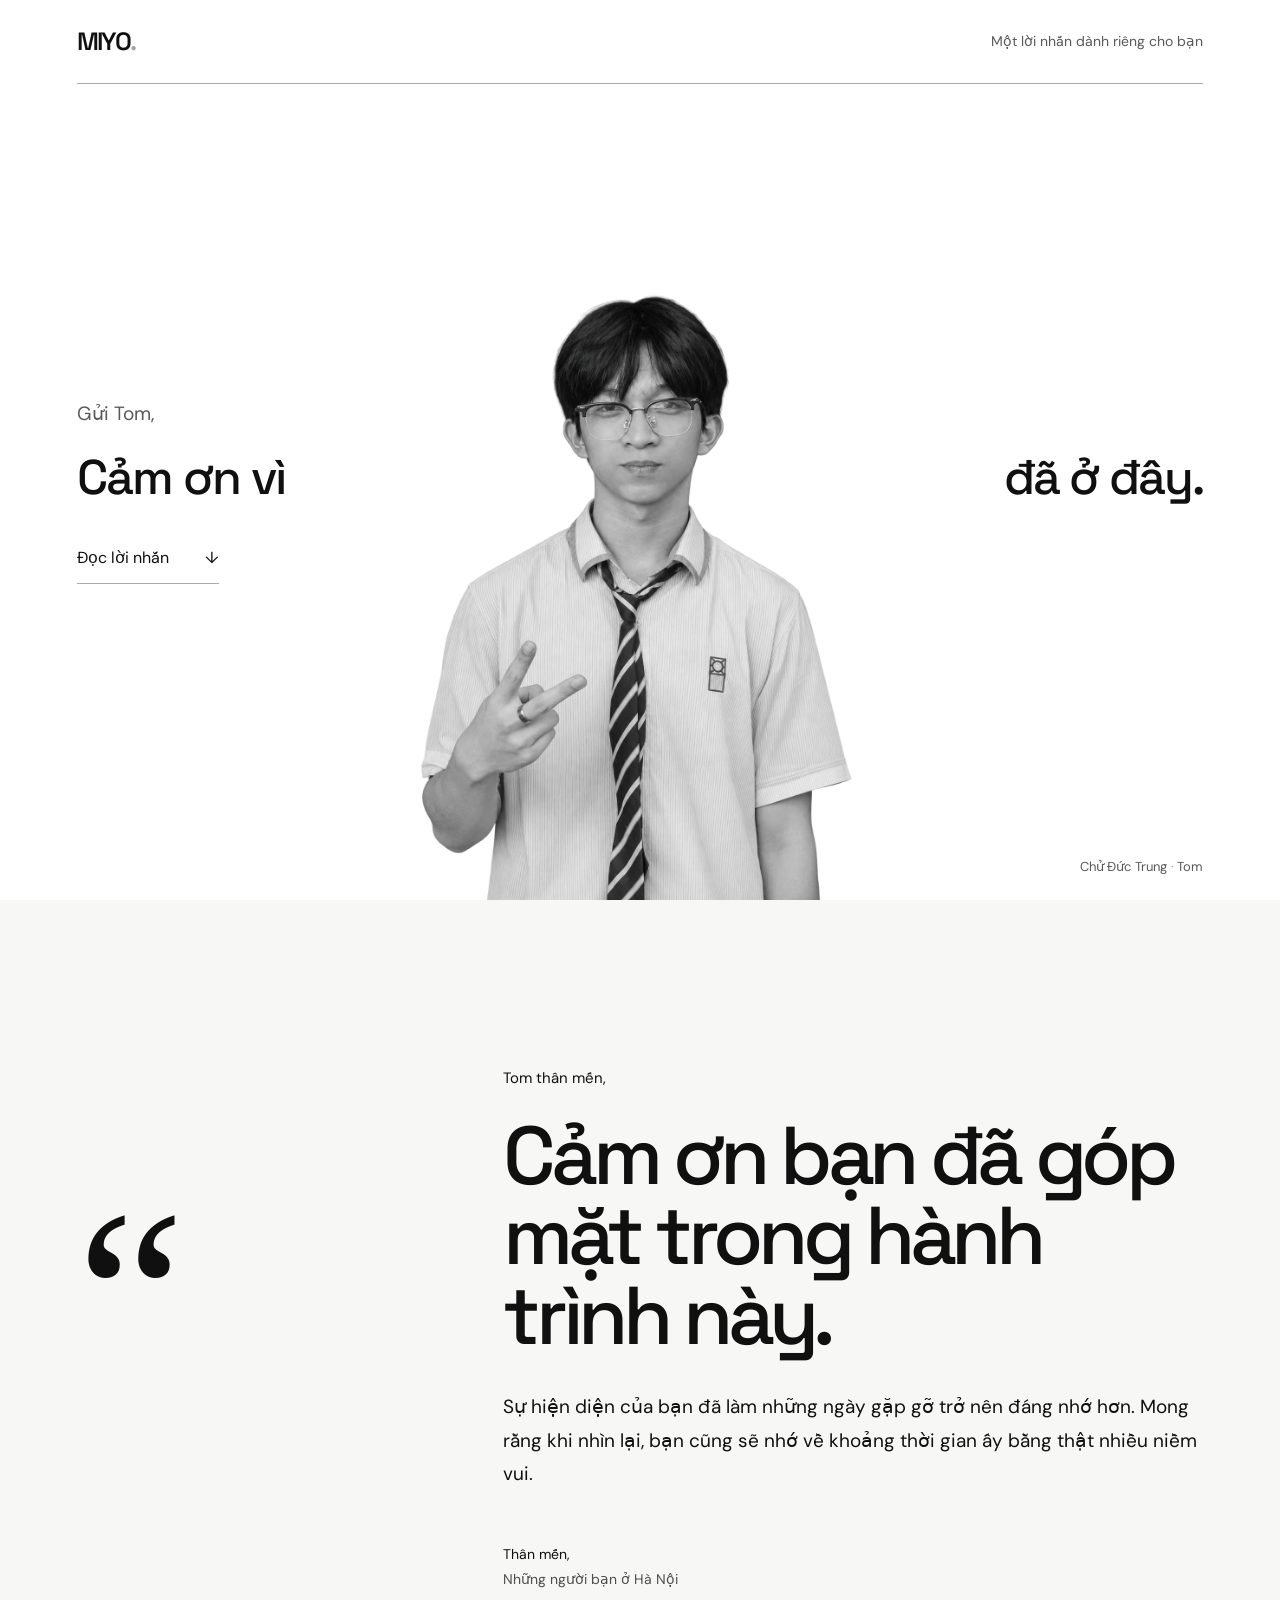
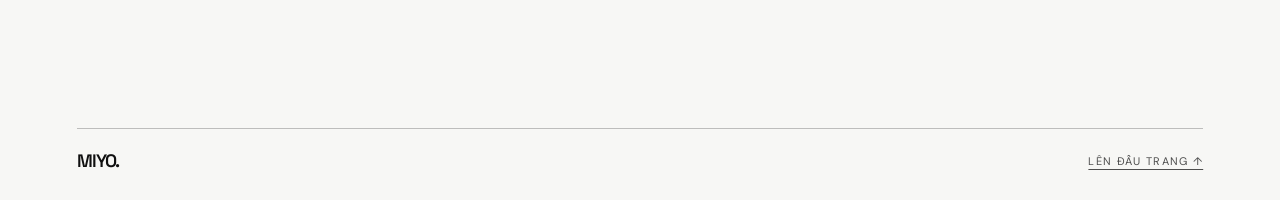
<file: memories/index.html>
<!doctype html>
<html lang="vi">
<head>
  <meta charset="utf-8">
  <meta name="viewport" content="width=device-width, initial-scale=1, viewport-fit=cover">
  <meta name="theme-color" content="#101010">
  <meta name="description" content="Một lời cảm ơn dành cho Tom — Chử Đức Trung.">
  <title>Gửi Tom, với lời cảm ơn — MIYO</title>
  <link rel="preconnect" href="https://fonts.googleapis.com">
  <link rel="preconnect" href="https://fonts.gstatic.com" crossorigin>
  <link href="https://fonts.googleapis.com/css2?family=DM+Sans:wght@400;500;600&family=Space+Grotesk:wght@400;500;600&display=swap" rel="stylesheet">
  <link rel="stylesheet" href="memories.css">
</head>
<body>
  <a class="skip-link" href="#thank-you">Đến lời nhắn</a>
  <main>
     <section class="opening" id="top" aria-labelledby="page-title">
      <header class="topline">
        <a class="wordmark" href="#top" aria-label="MIYO, đầu trang">MIYO<span>.</span></a>
        <p>Một lời nhắn dành riêng cho bạn</p>
      </header>

       <div class="portrait">
        <img src="tom.png" alt="Chân dung Tom, Chử Đức Trung" fetchpriority="high">
      </div>

      <div class="hero-copy">
        <p class="intro">Gửi Tom,</p>
        <h1 id="page-title"><span>Cảm ơn vì</span><span>đã ở đây.</span></h1>
        <a class="continue" href="#thank-you"><span>Đọc lời nhắn</span><span aria-hidden="true">↓</span></a>
      </div>
       <div class="opening-footer">
         <span class="portrait-caption">Chử Đức Trung <i>·</i> Tom</span>
       </div>
    </section>

    <section class="thank-you" id="thank-you" aria-labelledby="thank-title">
      <div class="message-mark" aria-hidden="true">“</div>
      <div class="message">
        <p class="message-to">Tom thân mến,</p>
        <h2 id="thank-title">Cảm ơn bạn đã góp mặt trong hành trình này.</h2>
        <p class="message-body">Sự hiện diện của bạn đã làm những ngày gặp gỡ trở nên đáng nhớ hơn. Mong rằng khi nhìn lại, bạn cũng sẽ nhớ về khoảng thời gian ấy bằng thật nhiều niềm vui.</p>
        <p class="signoff">Thân mến,<br><span>Những người bạn ở Hà Nội</span></p>
      </div>
      <footer class="closing">
        <span>MIYO.</span>
        <a href="#top">Lên đầu trang ↑</a>
      </footer>
    </section>
  </main>
</body>
</html>
</file>
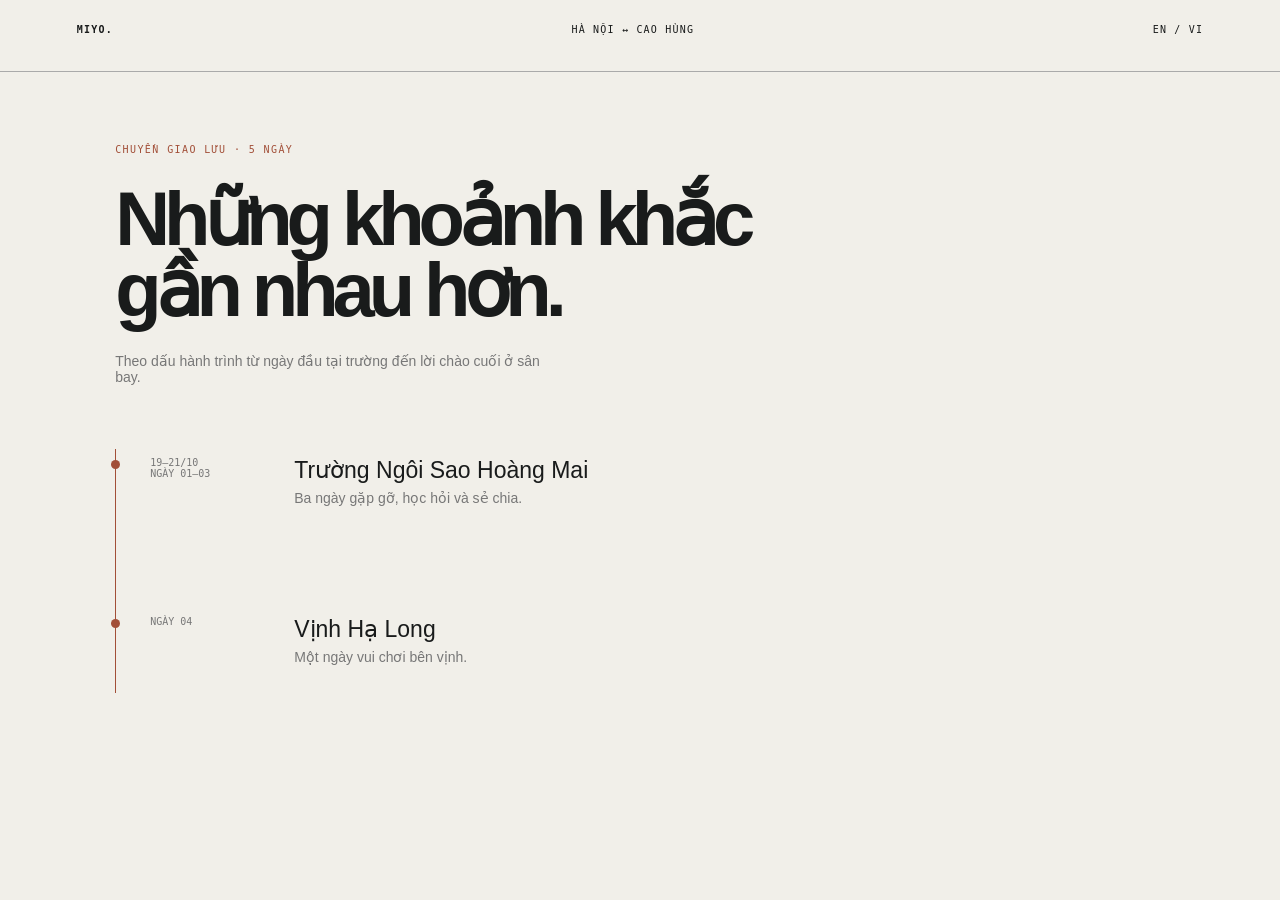
<file: .impeccable/mocks/decision/dealt-1.html>
<!doctype html><html lang="vi"><meta charset="utf-8"><meta name="viewport" content="width=device-width,initial-scale=1"><title>Dòng thời gian chung</title><style>*{box-sizing:border-box}body{margin:0;background:#f1efe9;color:#191b1b;font:14px 'DM Sans',Arial,sans-serif}.top{height:72px;padding:24px 6%;border-bottom:1px solid #aaa;display:flex;justify-content:space-between;font:10px 'DM Mono',monospace;letter-spacing:.12em}.intro{padding:68px 9% 50px}.tag{font:10px 'DM Mono',monospace;color:#a24f38;letter-spacing:.14em}.intro h1{font:600 76px/.94 'Space Grotesk',Arial;margin:27px 0;letter-spacing:-.08em}.intro p{max-width:450px;color:#777}.timeline{margin:0 9%;padding:8px 0 0 34px;border-left:1px solid #a24f38}.entry{position:relative;display:grid;grid-template-columns:120px 1fr;gap:24px;padding:0 0 28px}.entry:before{content:'';position:absolute;left:-39px;top:3px;width:9px;height:9px;background:#a24f38;border-radius:50%}.date{font:10px 'DM Mono',monospace;color:#777}.entry h2{font:500 23px 'Space Grotesk',Arial;margin:0 0 6px}.entry p{margin:0;color:#777}.photo{height:72px;margin-top:10px;background:url('https://images.unsplash.com/photo-1523240795612-9a054b0db644?auto=format&fit=crop&w=1000&q=80') center/cover}</style><body><header class="top"><b>MIYO.</b><span>HÀ NỘI ↔ CAO HÙNG</span><span>EN / VI</span></header><section class="intro"><span class="tag">CHUYẾN GIAO LƯU · 5 NGÀY</span><h1>Những khoảnh khắc<br>gần nhau hơn.</h1><p>Theo dấu hành trình từ ngày đầu tại trường đến lời chào cuối ở sân bay.</p></section><main class="timeline"><article class="entry"><time class="date">19—21/10<br>NGÀY 01—03</time><div><h2>Trường Ngôi Sao Hoàng Mai</h2><p>Ba ngày gặp gỡ, học hỏi và sẻ chia.</p><div class="photo"></div></div></article><article class="entry"><time class="date">NGÀY 04</time><div><h2>Vịnh Hạ Long</h2><p>Một ngày vui chơi bên vịnh.</p></div></article></main></body></html>
</file>
<file: memories/memories.css>
:root {
  color-scheme: dark;
  --ink: #101010;
  --paper: #f7f7f5;
  --muted: #a5a5a2;
  --line: rgba(242, 241, 237, .24);
  --gutter: clamp(22px, 6vw, 92px);
  font-family: "DM Sans", Arial, sans-serif;
  background: var(--ink);
  color: var(--paper);
  font-synthesis: none;
  text-rendering: optimizeLegibility;
  scroll-behavior: smooth;
}

*, *::before, *::after { box-sizing: border-box; }
body { margin: 0; min-width: 320px; }
a { color: inherit; }
a:focus-visible { outline: 2px solid var(--paper); outline-offset: 5px; }
::selection { background: var(--paper); color: var(--ink); }

.skip-link {
  position: fixed;
  z-index: 5;
  top: 12px;
  left: 12px;
  padding: 12px 16px;
  transform: translateY(-160%);
  background: #fff;
  color: var(--ink);
}
.skip-link:focus { transform: translateY(0); }

.opening {
  position: relative;
  display: grid;
    grid-template-columns: 1fr;
    grid-template-rows: auto 1fr;
   min-height: max(640px, 100svh);
  padding: 0 var(--gutter);
  background: #fff;
  color: var(--ink);
  overflow: hidden;
  isolation: isolate;
}
.opening a:focus-visible { outline-color: var(--ink); }
.opening ::selection { background: var(--ink); color: #fff; }
.topline {
  grid-column: 1 / -1;
  display: flex;
  justify-content: space-between;
  align-items: center;
  min-height: 84px;
  border-bottom: 1px solid rgba(16, 16, 16, .35);
}
.wordmark {
  font: 600 25px/.9 "Space Grotesk", sans-serif;
  text-decoration: none;
  letter-spacing: -.07em;
}
.wordmark span { color: var(--muted); }
.topline p, .portrait-caption, .closing {
  font-size: 11px;
  letter-spacing: .12em;
  text-transform: uppercase;
}
.topline p { margin: 0; color: #595959; font-size: 14px; line-height: 1.5; letter-spacing: 0; text-transform: none; }
.portrait {
  position: absolute;
  z-index: 1;
    inset: 110px 0 0;
   width: min(38vw, 620px);
  margin-inline: auto;
  overflow: hidden;
}
.portrait img {
  display: block;
  width: 100%;
  height: 100%;
  object-fit: contain;
  object-position: center bottom;
}
.opening-footer {
   position: absolute;
   right: var(--gutter);
   bottom: 24px;
  z-index: 2;
  display: flex;
  justify-content: space-between;
  gap: 16px;
   padding: 0;
  color: #595959;
}
.opening-footer .portrait-caption {
  font-size: 13px;
  line-height: 1.5;
  letter-spacing: .01em;
  text-transform: none;
}
.portrait-caption i, .closing i { font-style: normal; color: var(--muted); }
.hero-copy {
  position: relative;
  z-index: 2;
  grid-column: 1 / -1;
  grid-row: 2;
  align-self: center;
  width: 100%;
  padding: 0;
   text-align: left;
}
.intro { margin: 0 0 20px; color: #595959; font-size: clamp(16px, 1.5vw, 20px); line-height: 1.5; }
h1, h2 { font-family: "Space Grotesk", Arial, sans-serif; font-weight: 500; }
h1 {
  display: flex;
  justify-content: space-between;
  align-items: center;
  gap: 24px;
  max-width: none;
  margin: 0;
   font-size: clamp(2rem, 3.8vw, 4.6rem);
   line-height: 1.16;
   letter-spacing: -.035em;
   text-wrap: balance;
}
h1 span { max-width: 31%; }
h1 span:last-child { text-align: right; }
.continue {
  display: inline-flex;
  align-items: center;
  gap: 36px;
   margin: 28px 0 0;
  padding: 13px 0;
  border-bottom: 1px solid rgba(16, 16, 16, .35);
   font-size: 16px;
   line-height: 1.5;
  text-decoration: none;
}
.continue span:last-child { transition: transform .25s ease; }
.continue:hover span:last-child { transform: translateY(4px); }

.thank-you {
  position: relative;
  display: grid;
  grid-template-columns: minmax(110px, .65fr) minmax(0, 1.35fr);
  grid-template-rows: 1fr auto;
  align-items: center;
  column-gap: clamp(28px, 7vw, 110px);
  height: 100dvh;
  padding: clamp(48px, 8vh, 88px) var(--gutter) 28px;
  background: var(--paper);
  color: var(--ink);
}
.message-mark {
  grid-column: 1;
  grid-row: 1;
  align-self: center;
  margin-top: -.28em;
  font: 400 clamp(120px, 19vw, 250px)/.8 Georgia, serif;
  letter-spacing: -.1em;
}
.message { grid-column: 2; max-width: 720px; }
.message-to { margin: 0 0 28px; font-size: 15px; }
h2 {
  max-width: 750px;
  margin: 0;
  font-size: clamp(2.6rem, 6.4vw, 6rem);
  line-height: .98;
  letter-spacing: -.065em;
}
.message-body {
  max-width: 54ch;
  margin: 34px 0 0;
  font-size: clamp(16px, 1.6vw, 19px);
  line-height: 1.75;
}
.signoff { margin: 52px 0 0; font-size: 14px; line-height: 1.8; }
.signoff span { color: #4e4e4e; }
.closing {
  grid-column: 1 / -1;
  display: flex;
  justify-content: space-between;
  align-items: center;
  gap: 16px;
  margin-top: 40px;
  padding-top: 20px;
  border-top: 1px solid rgba(16, 16, 16, .25);
  color: #4e4e4e;
}
.closing > span:first-child { color: var(--ink); font: 600 18px "Space Grotesk", sans-serif; letter-spacing: -.06em; }
.closing a { text-decoration-thickness: 1px; text-underline-offset: 4px; }

@media (max-width: 900px) {
  .opening {
    grid-template-columns: 1fr;
    grid-template-rows: auto auto minmax(260px, 1fr);
    min-height: 100svh;
    align-content: start;
  }
  .topline { min-height: 72px; gap: 24px; }
  .topline p { max-width: 22ch; font-size: 13px; text-align: right; }
  .portrait { position: relative; inset: auto; grid-row: 3; align-self: end; width: min(100%, 420px); height: clamp(260px, 48svh, 480px); }
  .portrait img { object-position: center bottom; }
  .hero-copy { grid-column: 1; grid-row: 2; padding: 32px 0 24px; }
  .intro { margin: 0 0 12px; }
  h1 { display: block; max-width: 18ch; font-size: clamp(2rem, 6.6vw, 3.5rem); }
  h1 span { max-width: none; }
  h1 span + span::before { content: " "; }
  .continue { margin: 16px 0 0; padding: 10px 0; }
  .opening-footer { bottom: 16px; padding: 6px 10px; background: #fff; }
}
@media (max-width: 700px) {
  .thank-you {
    grid-template-columns: 1fr;
    grid-template-rows: auto 1fr auto;
    align-content: stretch;
    padding-top: 38px;
  }
  .message-mark { grid-column: 1; grid-row: 1; margin: 0 0 -18px -8px; font-size: 104px; line-height: .8; }
  .message { grid-column: 1; grid-row: 2; align-self: center; }
  .message-to { margin-bottom: 16px; }
  h2 { font-size: clamp(2.35rem, 10vw, 3.6rem); }
  .message-body { margin-top: 20px; line-height: 1.6; }
  .signoff { margin-top: 24px; }
  .closing { grid-row: 3; flex-wrap: wrap; margin-top: 24px; font-size: 11px; }
}
@media (max-width: 390px) {
  .topline p { max-width: 130px; text-align: right; }
  .closing { align-items: flex-start; }
}
@media (prefers-reduced-motion: reduce) {
  :root { scroll-behavior: auto; }
  *, *::before, *::after { transition-duration: .01ms !important; animation-duration: .01ms !important; }
}
</file>
